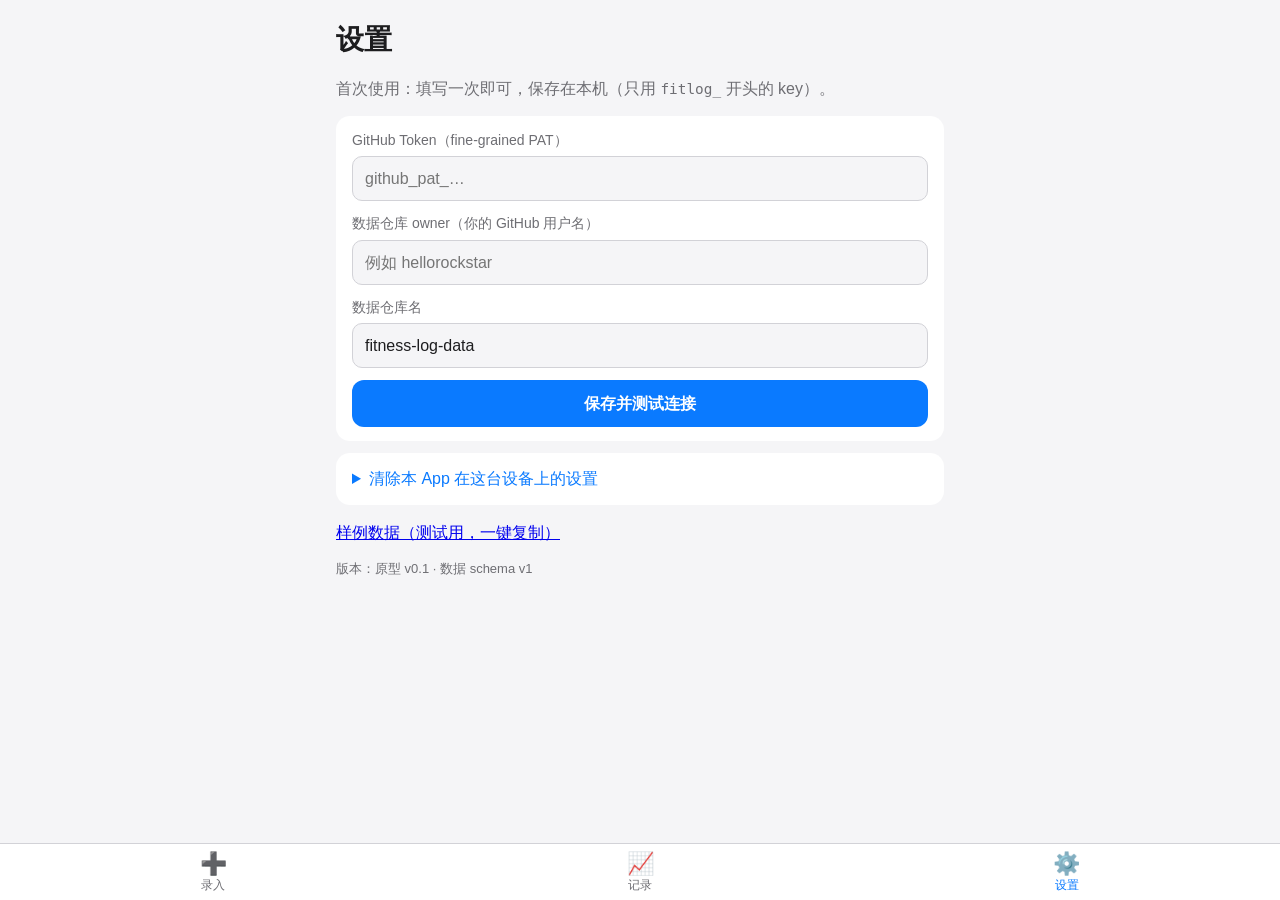
<file: index.html>
<!doctype html>
<html lang="zh-CN">
<head>
  <meta charset="utf-8">
  <meta name="viewport" content="width=device-width, initial-scale=1, viewport-fit=cover">
  <title>运动记录</title>
  <meta name="apple-mobile-web-app-capable" content="yes">
  <meta name="mobile-web-app-capable" content="yes">
  <meta name="apple-mobile-web-app-status-bar-style" content="default">
  <meta name="apple-mobile-web-app-title" content="运动记录">
  <meta name="theme-color" content="#f5f5f7">
  <meta name="referrer" content="no-referrer">
  <link rel="apple-touch-icon" href="icons/icon-180.png">
  <link rel="manifest" href="manifest.webmanifest">
  <link rel="stylesheet" href="styles.css">
</head>
<body>
  <main>
    <!-- 录入 -->
    <section id="view-input" class="view">
      <h1>录入</h1>
      <button id="btn-paste" class="primary big">📋 粘贴 Gem 的 JSON</button>
      <details id="manual" class="card">
        <summary>手动粘贴</summary>
        <textarea id="manual-text" rows="6" placeholder="长按这里 → 粘贴。粘贴后会自动预览。" autocapitalize="off" autocomplete="off" spellcheck="false"></textarea>
        <button id="btn-manual-preview" class="secondary">预览</button>
      </details>
      <div id="input-status"></div>
      <div id="preview"></div>
    </section>

    <!-- 记录 -->
    <section id="view-history" class="view" hidden>
      <h1>记录</h1>
      <div class="segmented" role="tablist">
        <button data-sub="recent" class="on">最近运动</button>
        <button data-sub="exercise">动作历史</button>
        <button data-sub="meals">饮食</button>
      </div>
      <div id="history-status"></div>
      <div id="sub-recent" class="sub"></div>
      <div id="sub-exercise" class="sub" hidden>
        <select id="exercise-select"><option value="">选择动作…</option></select>
        <div id="exercise-history"></div>
        <button id="btn-copy-lib" class="secondary" style="width:100%;margin-top:16px">复制动作库清单（贴给 Gem 用）</button>
      </div>
      <div id="sub-meals" class="sub" hidden></div>
    </section>

    <!-- 设置 -->
    <section id="view-settings" class="view" hidden>
      <h1>设置</h1>
      <p id="settings-intro" class="muted">首次使用：填写一次即可，保存在本机（只用 <code>fitlog_</code> 开头的 key）。</p>
      <form id="settings-form" class="card" autocomplete="off">
        <label>GitHub Token（fine-grained PAT）
          <input id="s-token" type="password" autocomplete="off" autocapitalize="off" spellcheck="false" placeholder="github_pat_…">
        </label>
        <label>数据仓库 owner（你的 GitHub 用户名）
          <input id="s-owner" autocapitalize="off" spellcheck="false" placeholder="例如 hellorockstar">
        </label>
        <label>数据仓库名
          <input id="s-repo" autocapitalize="off" spellcheck="false" placeholder="fitness-log-data">
        </label>
        <button class="primary" type="submit">保存并测试连接</button>
      </form>
      <div id="settings-status"></div>
      <details class="card">
        <summary>清除本 App 在这台设备上的设置</summary>
        <p class="muted">只删除 fitlog_token / fitlog_owner / fitlog_repo / fitlog_last_exercise 四项，不影响同域名下的其他 App，也不影响 GitHub 上的数据。</p>
        <button id="btn-forget" class="danger">清除设置</button>
      </details>
      <p><a href="samples.html">样例数据（测试用，一键复制）</a></p>
      <p class="muted small">版本：原型 v0.1 · 数据 schema v1</p>
    </section>
  </main>

  <nav class="tabbar">
    <button data-view="input" class="on"><span>➕</span>录入</button>
    <button data-view="history"><span>📈</span>记录</button>
    <button data-view="settings"><span>⚙️</span>设置</button>
  </nav>

  <script type="module" src="js/app.js"></script>
</body>
</html>
</file>
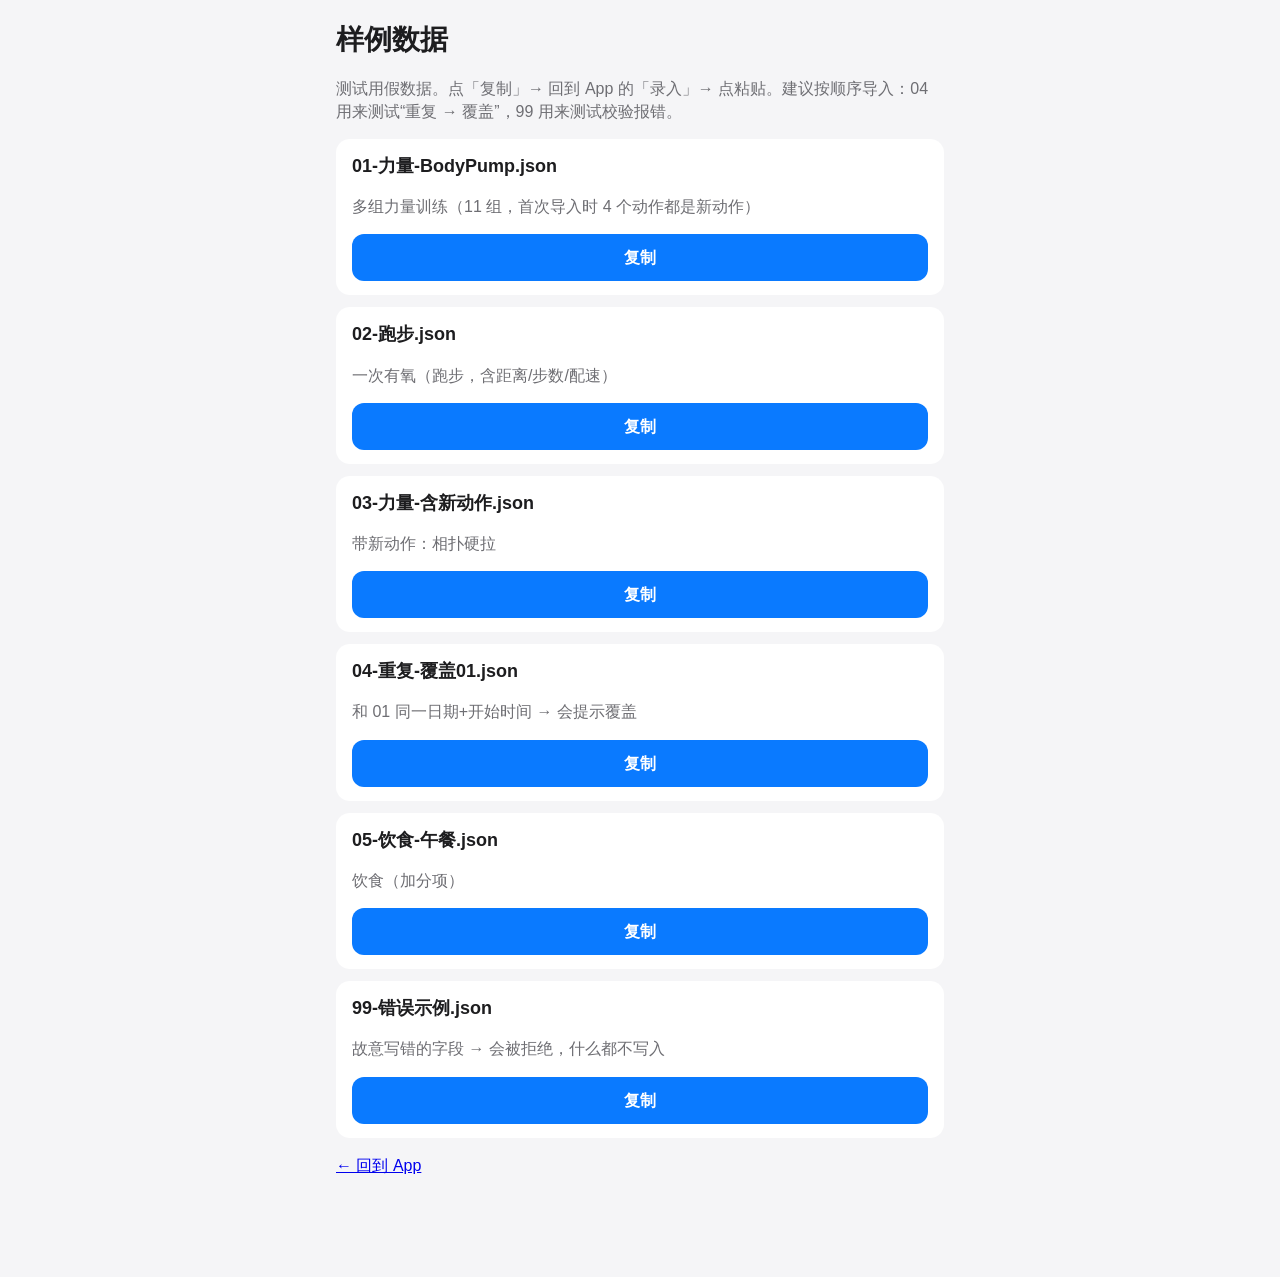
<file: samples.html>
<!doctype html>
<html lang="zh-CN">
<head>
  <meta charset="utf-8">
  <meta name="viewport" content="width=device-width, initial-scale=1, viewport-fit=cover">
  <title>样例数据</title>
  <link rel="stylesheet" href="styles.css">
</head>
<body>
  <main>
    <h1>样例数据</h1>
    <p class="muted">测试用假数据。点「复制」→ 回到 App 的「录入」→ 点粘贴。建议按顺序导入：04 用来测试“重复 → 覆盖”，99 用来测试校验报错。</p>
    <div id="list"></div>
    <p><a href="./">← 回到 App</a></p>
  </main>
  <script type="module">
    const files = [
      ['01-力量-BodyPump.json', '多组力量训练（11 组，首次导入时 4 个动作都是新动作）'],
      ['02-跑步.json', '一次有氧（跑步，含距离/步数/配速）'],
      ['03-力量-含新动作.json', '带新动作：相扑硬拉'],
      ['04-重复-覆盖01.json', '和 01 同一日期+开始时间 → 会提示覆盖'],
      ['05-饮食-午餐.json', '饮食（加分项）'],
      ['99-错误示例.json', '故意写错的字段 → 会被拒绝，什么都不写入'],
    ];
    const list = document.getElementById('list');
    for (const [f, desc] of files) {
      const div = document.createElement('div');
      div.className = 'card';
      div.innerHTML = `<h2></h2><p class="muted"></p><button class="primary">复制</button>`;
      div.querySelector('h2').textContent = f;
      div.querySelector('p').textContent = desc;
      const btn = div.querySelector('button');
      btn.addEventListener('click', async () => {
        try {
          const text = await (await fetch(`samples/${encodeURIComponent(f)}`, { cache: 'no-store' })).text();
          await navigator.clipboard.writeText(text);
          btn.textContent = '已复制 ✓';
        } catch (e) {
          btn.textContent = `复制失败：${e.message}`;
        }
        setTimeout(() => { btn.textContent = '复制'; }, 2000);
      });
      list.appendChild(div);
    }
  </script>
</body>
</html>
</file>
<file: styles.css>
:root {
  --bg: #f5f5f7;
  --card: #ffffff;
  --text: #1d1d1f;
  --muted: #6e6e73;
  --line: #d2d2d7;
  --accent: #0a7aff;
  --accent-text: #ffffff;
  --ok-bg: #e6f6ea; --ok: #1a7f37;
  --warn-bg: #fff6e0; --warn: #8a5a00;
  --err-bg: #fdecec; --err: #b42318;
  --new: #8e44ad;
}
@media (prefers-color-scheme: dark) {
  :root {
    --bg: #000000; --card: #1c1c1e; --text: #f5f5f7; --muted: #98989d; --line: #38383a;
    --accent: #0a84ff;
    --ok-bg: #0f2e1a; --ok: #6fdc8c;
    --warn-bg: #33270a; --warn: #f5c451;
    --err-bg: #3a1212; --err: #ff8a80;
    --new: #c39bd3;
  }
}
* { box-sizing: border-box; }
html { -webkit-text-size-adjust: 100%; }
body {
  margin: 0; background: var(--bg); color: var(--text);
  font: 16px/1.45 -apple-system, BlinkMacSystemFont, "PingFang SC", "Helvetica Neue", sans-serif;
}
main {
  padding: calc(env(safe-area-inset-top) + 12px) 16px calc(env(safe-area-inset-bottom) + 84px);
  max-width: 640px; margin: 0 auto;
}
h1 { font-size: 28px; margin: 8px 0 16px; }
h2 { font-size: 18px; margin: 0 0 8px; }
h3 { font-size: 15px; margin: 12px 0 4px; }
code { font-size: 0.9em; }
.muted { color: var(--muted); }
.small { font-size: 13px; }
.card { background: var(--card); border-radius: 14px; padding: 14px 16px; margin: 12px 0; }
details.card > summary { cursor: pointer; color: var(--accent); }
button { font: inherit; border: 0; border-radius: 12px; padding: 12px 16px; cursor: pointer; -webkit-tap-highlight-color: transparent; }
button:disabled { opacity: 0.5; }
.primary { background: var(--accent); color: var(--accent-text); font-weight: 600; width: 100%; }
.big { padding: 22px 16px; font-size: 20px; }
.secondary { background: var(--line); color: var(--text); }
.danger { background: var(--err-bg); color: var(--err); }
.row { display: flex; gap: 10px; margin-top: 12px; }
.row > button { flex: 1; }
textarea, input, select {
  width: 100%; font: inherit; font-size: 16px; /* ≥16px 防止 iOS 自动缩放 */
  padding: 10px 12px; margin: 6px 0 12px; border: 1px solid var(--line); border-radius: 10px;
  background: var(--bg); color: var(--text);
}
textarea { font-family: ui-monospace, Menlo, monospace; font-size: 14px; }
label { display: block; font-size: 14px; color: var(--muted); }
.msg { border-radius: 12px; padding: 12px 14px; margin: 12px 0; white-space: pre-wrap; word-break: break-word; }
.msg.ok { background: var(--ok-bg); color: var(--ok); }
.msg.warn { background: var(--warn-bg); color: var(--warn); }
.msg.err { background: var(--err-bg); color: var(--err); }
.msg ul { margin: 6px 0 0; padding-left: 20px; }
.msg details { margin-top: 6px; font-size: 12px; opacity: 0.8; }
.summary { font-size: 18px; font-weight: 600; }
.kv { display: grid; grid-template-columns: auto 1fr; gap: 2px 12px; font-size: 15px; margin: 8px 0; }
.kv dt { color: var(--muted); }
.kv dd { margin: 0; }
.sets { list-style: none; margin: 0; padding: 0; font-size: 15px; }
.sets li { padding: 4px 0; border-top: 1px solid var(--line); }
.sets li:first-child { border-top: 0; }
.badge { display: inline-block; font-size: 12px; padding: 1px 6px; border-radius: 6px; border: 1px solid currentColor; margin-left: 6px; vertical-align: 1px; }
.badge.new { color: var(--new); }
.chal-轻松 { color: var(--ok); }
.chal-有挑战 { color: var(--err); }
.list-item { background: var(--card); border-radius: 14px; padding: 12px 16px; margin: 10px 0; }
.list-item .top { display: flex; justify-content: space-between; gap: 8px; font-weight: 600; }
.list-item .sub2 { color: var(--muted); font-size: 14px; }
.list-item details summary { color: var(--accent); font-size: 14px; margin-top: 6px; cursor: pointer; }
.segmented { display: flex; background: var(--line); border-radius: 10px; padding: 2px; gap: 2px; }
.segmented button { flex: 1; padding: 8px; border-radius: 8px; background: transparent; color: var(--text); font-size: 15px; }
.segmented button.on { background: var(--card); font-weight: 600; }
.tabbar {
  position: fixed; left: 0; right: 0; bottom: 0; display: flex;
  background: var(--card);
  background: color-mix(in srgb, var(--card) 92%, transparent);
  -webkit-backdrop-filter: blur(12px); backdrop-filter: blur(12px);
  border-top: 1px solid var(--line); padding-bottom: env(safe-area-inset-bottom);
}
.tabbar button { flex: 1; background: none; color: var(--muted); font-size: 12px; padding: 8px 0 6px; border-radius: 0; display: flex; flex-direction: column; align-items: center; }
.tabbar button span { font-size: 22px; line-height: 1.1; }
.tabbar button.on { color: var(--accent); }
.spinner { display: inline-block; width: 14px; height: 14px; border: 2px solid currentColor; border-right-color: transparent; border-radius: 50%; animation: spin 0.8s linear infinite; vertical-align: -2px; margin-right: 6px; }
@keyframes spin { to { transform: rotate(360deg); } }
.session { background: var(--card); border-radius: 14px; padding: 12px 16px; margin: 10px 0; }
.session .when { font-weight: 600; }
hr { border: 0; border-top: 1px solid var(--line); margin: 14px 0 6px; }
</file>
